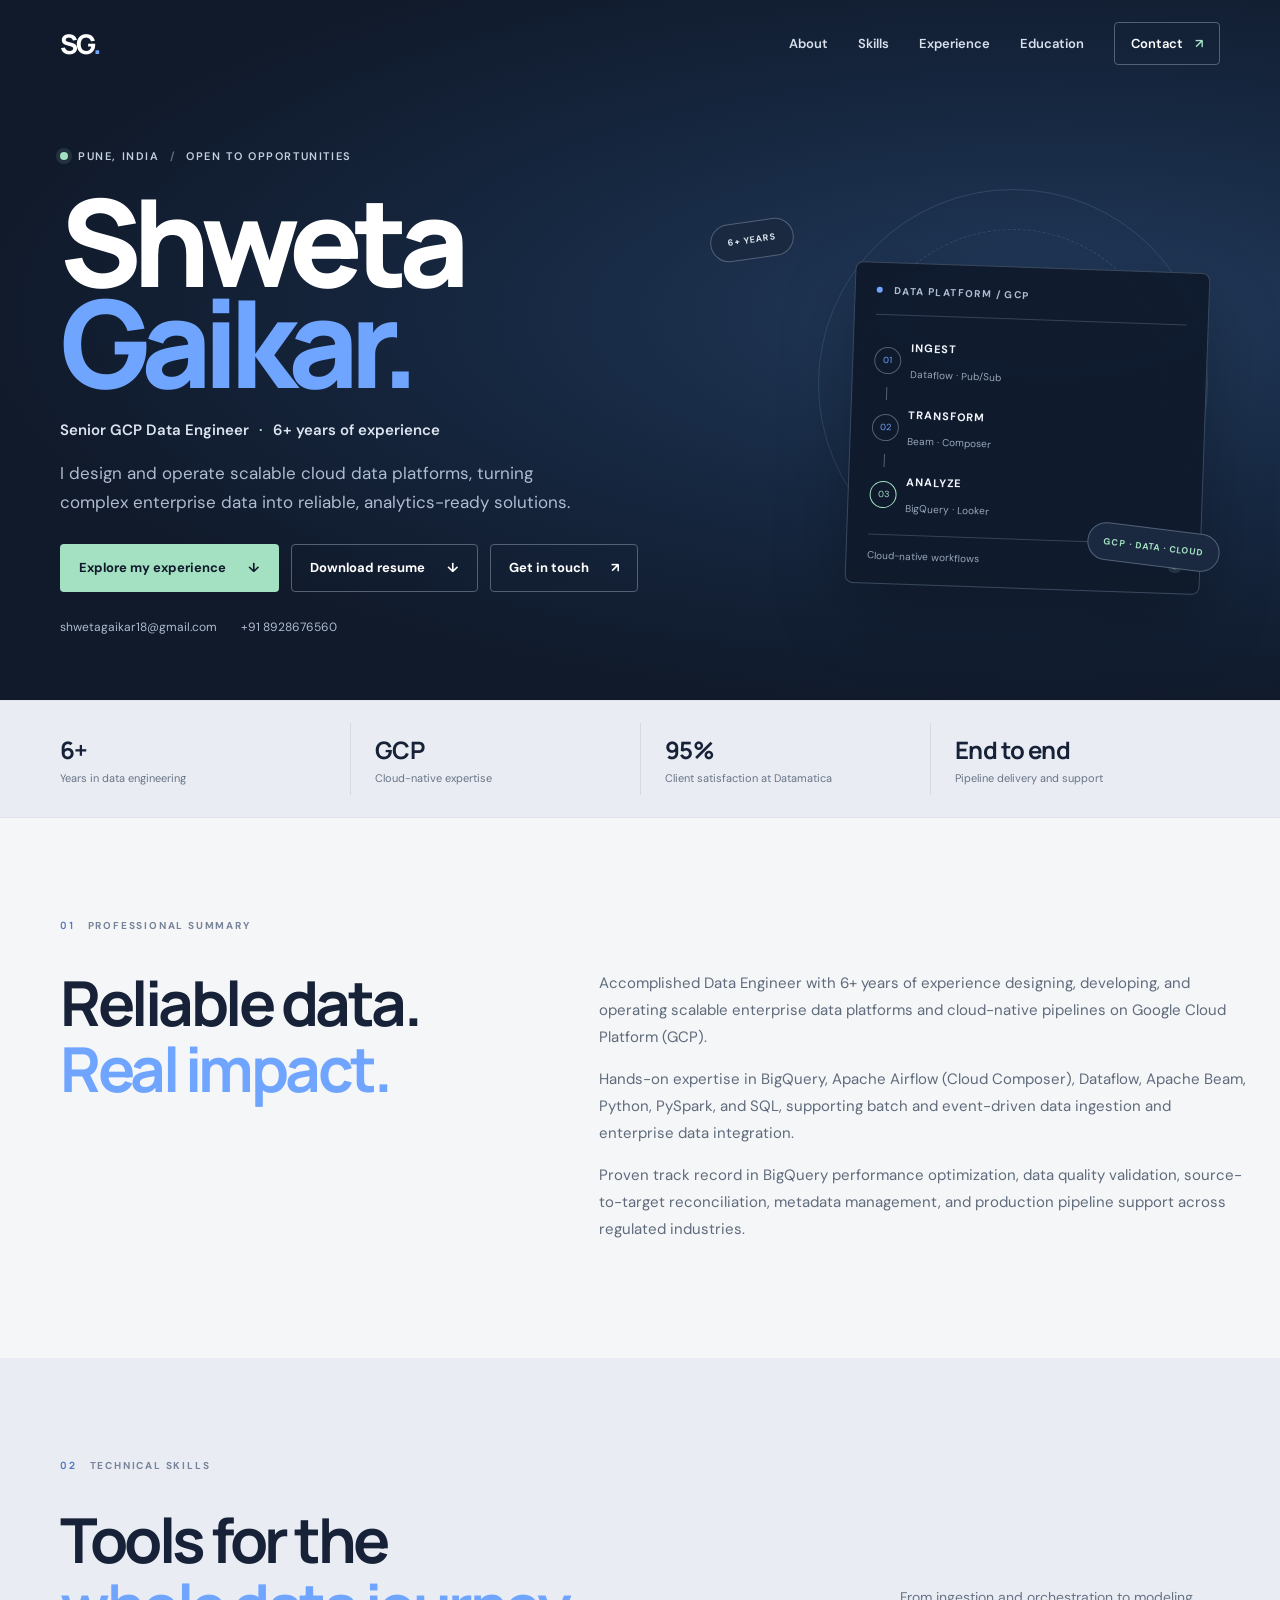
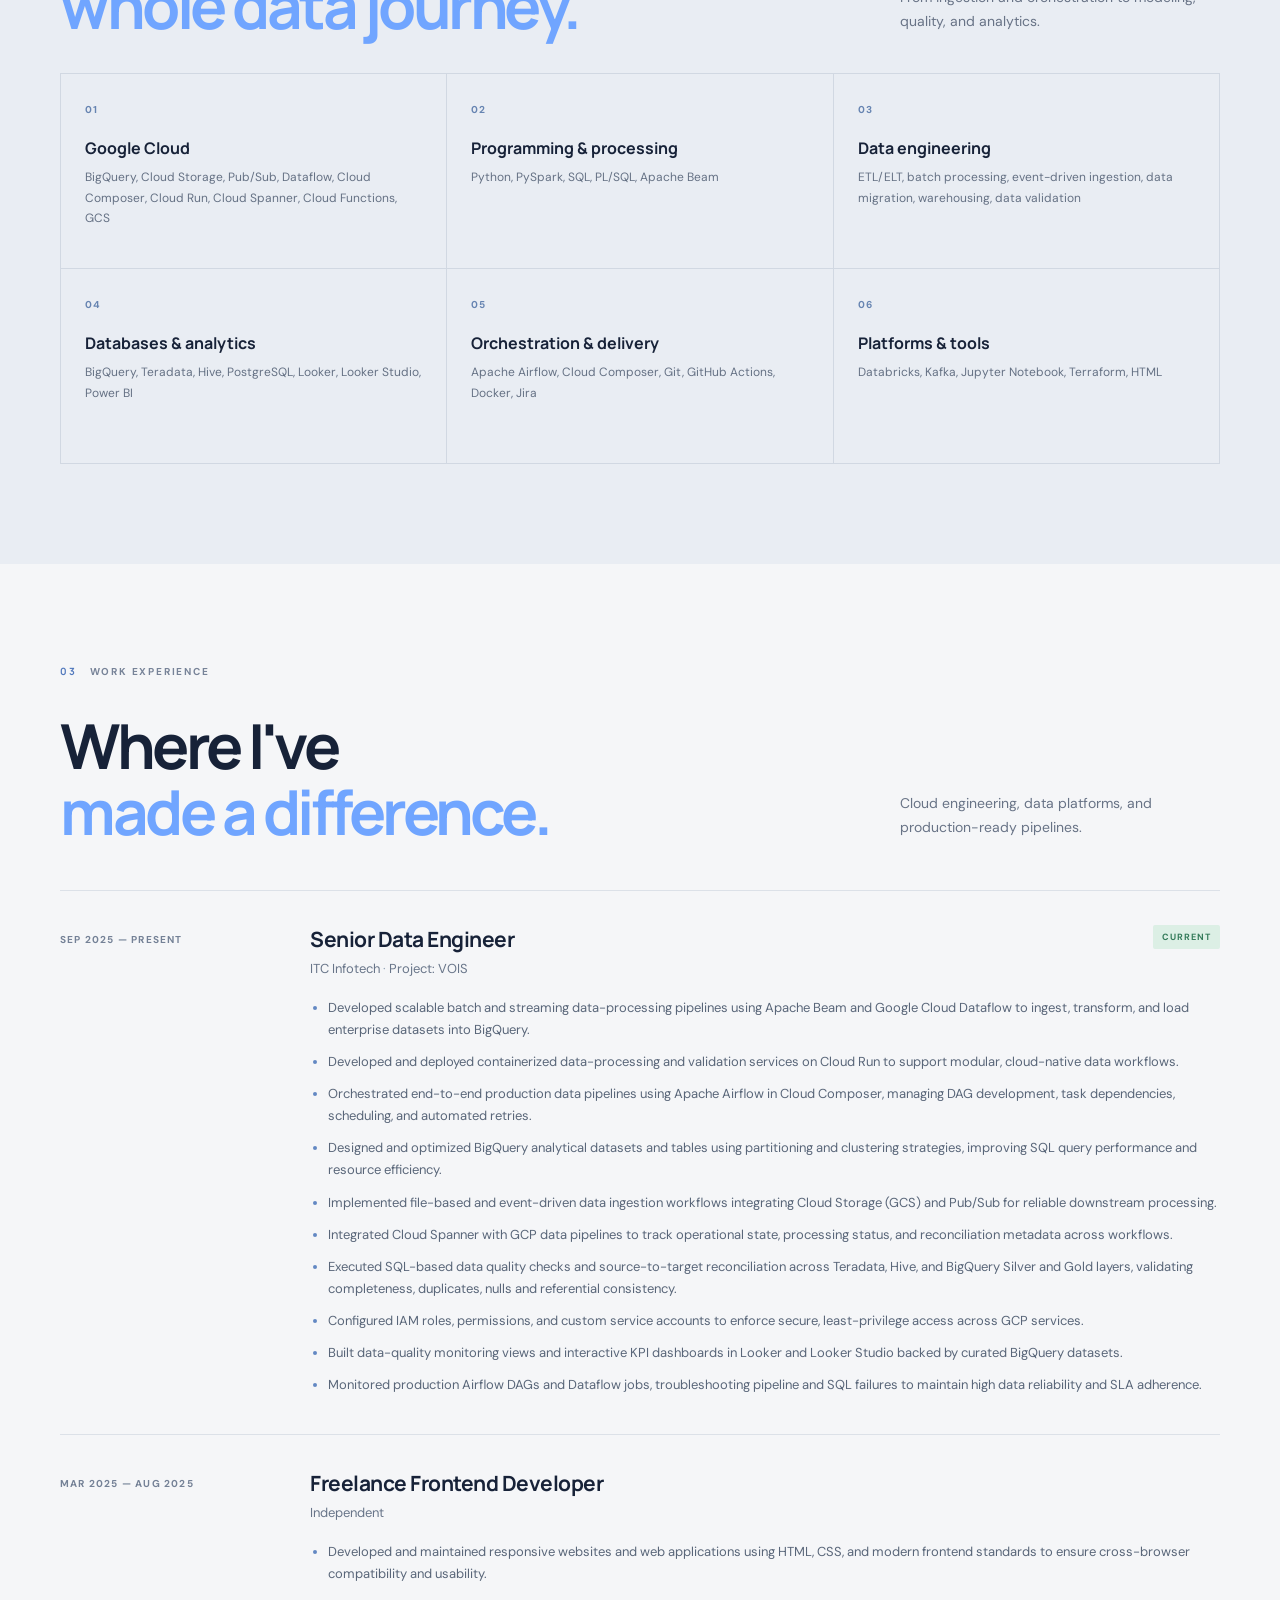
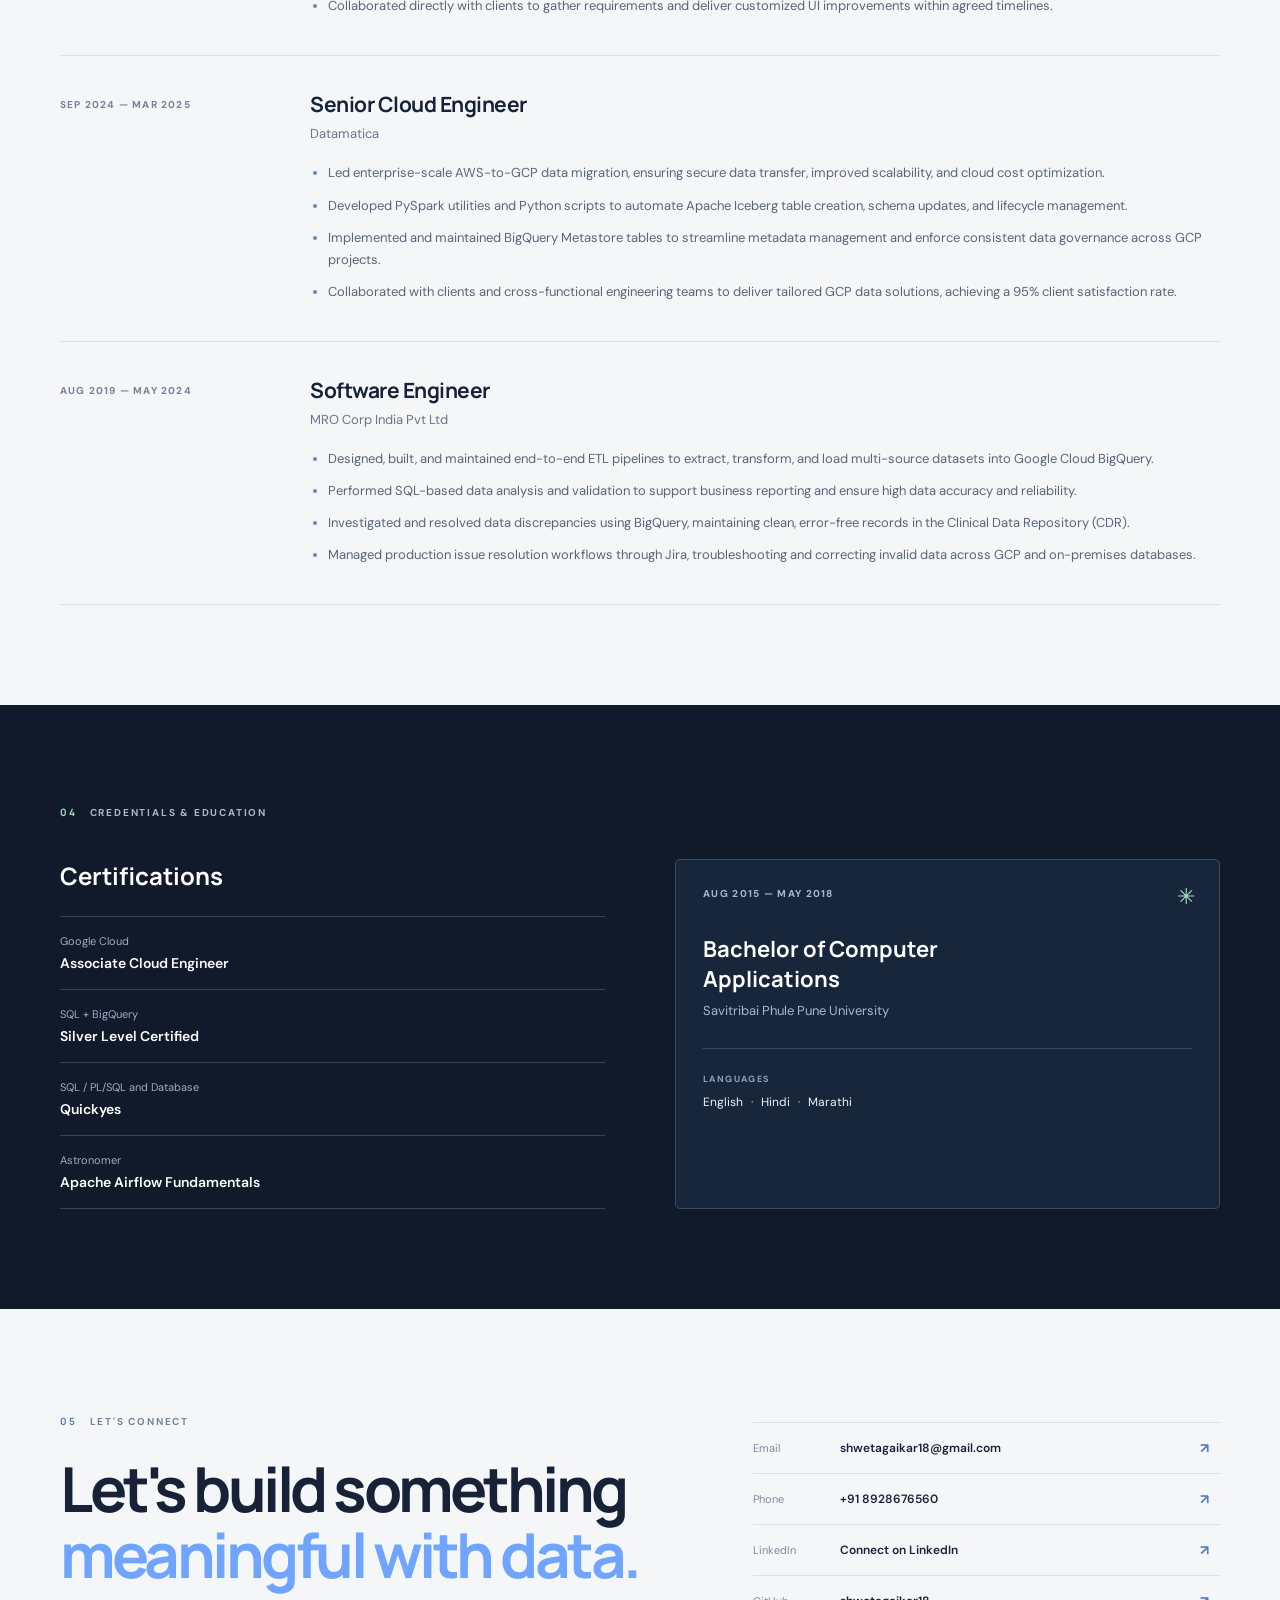
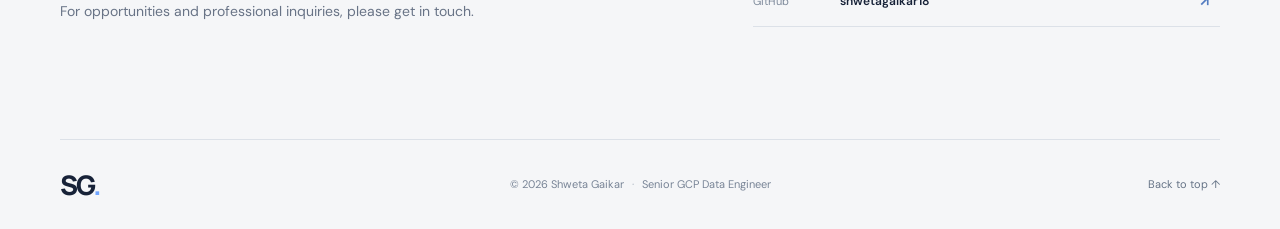
<file: index.html>
<!doctype html>
<html lang="en">
<head>
  <meta charset="UTF-8">
  <meta name="viewport" content="width=device-width, initial-scale=1">
  <meta name="description" content="Shweta Gaikar is a Senior GCP Data Engineer with 6+ years of experience building cloud-native data platforms and pipelines.">
  <meta name="theme-color" content="#101a2b">
  <title>Shweta Gaikar | Senior GCP Data Engineer</title>
  <link rel="preconnect" href="https://fonts.googleapis.com">
  <link rel="preconnect" href="https://fonts.gstatic.com" crossorigin>
  <link href="https://fonts.googleapis.com/css2?family=DM+Sans:wght@400;500;600;700&family=Manrope:wght@500;600;700;800&display=swap" rel="stylesheet">
  <link rel="stylesheet" href="styles.css">
</head>
<body>
  <header class="site-header">
    <nav class="nav shell" aria-label="Main navigation">
      <a class="brand" href="#top" aria-label="Shweta Gaikar, home">SG<span>.</span></a>
      <button class="menu-button" type="button" aria-label="Toggle navigation" aria-expanded="false" aria-controls="nav-links">☰</button>
      <div class="nav-links" id="nav-links">
        <a href="#about">About</a>
        <a href="#skills">Skills</a>
        <a href="#experience">Experience</a>
        <a href="#education">Education</a>
        <a class="nav-cta" href="#contact">Contact <span>↗</span></a>
      </div>
    </nav>
  </header>

  <main id="top">
    <section class="hero shell">
      <div class="hero-copy">
        <p class="eyebrow"><span class="status-dot"></span> Pune, India <span class="eyebrow-divider">/</span> Open to opportunities</p>
        <h1>Shweta<br><em>Gaikar.</em></h1>
        <p class="role">Senior GCP Data Engineer <span>·</span> 6+ years of experience</p>
        <p class="hero-intro">I design and operate scalable cloud data platforms, turning complex enterprise data into reliable, analytics-ready solutions.</p>
        <div class="hero-actions">
          <a class="button button-primary" href="#experience">Explore my experience <span>↓</span></a>
          <a class="button button-outline" href="Shweta_Gaikar_Senior_GCP_Data_Engineer_Resume.pdf" download="Shweta_Gaikar_Senior_GCP_Data_Engineer_Resume.pdf" aria-label="Download Shweta Gaikar resume PDF">Download resume <span>↓</span></a>
          <a class="button button-outline" href="mailto:shwetagaikar18@gmail.com">Get in touch <span>↗</span></a>
        </div>
        <div class="contact-chips" aria-label="Contact information">
          <a href="mailto:shwetagaikar18@gmail.com">shwetagaikar18@gmail.com</a>
          <a href="tel:+918928676560">+91 8928676560</a>
        </div>
      </div>
      <div class="hero-art" aria-hidden="true">
        <div class="orbit orbit-a"></div><div class="orbit orbit-b"></div>
        <div class="data-card">
          <div class="card-head"><span class="card-indicator"></span> DATA PLATFORM / GCP</div>
          <div class="pipeline">
            <div class="pipeline-node"><span>01</span><b>INGEST</b><small>Dataflow · Pub/Sub</small></div>
            <div class="pipeline-line"></div>
            <div class="pipeline-node"><span>02</span><b>TRANSFORM</b><small>Beam · Composer</small></div>
            <div class="pipeline-line"></div>
            <div class="pipeline-node pipeline-highlight"><span>03</span><b>ANALYZE</b><small>BigQuery · Looker</small></div>
          </div>
          <div class="card-foot"><span>Cloud-native workflows</span><span class="live-dot"></span></div>
        </div>
        <div class="orbit-label label-top">6+ YEARS</div>
        <div class="orbit-label label-bottom">GCP · DATA · CLOUD</div>
      </div>
    </section>

    <section class="metrics" aria-label="Career highlights">
      <div class="metrics-inner shell">
        <div><strong>6+</strong><span>Years in data engineering</span></div>
        <div><strong>GCP</strong><span>Cloud-native expertise</span></div>
        <div><strong>95%</strong><span>Client satisfaction at Datamatica</span></div>
        <div><strong>End to end</strong><span>Pipeline delivery and support</span></div>
      </div>
    </section>

    <section class="section shell" id="about">
      <div class="section-label"><span>01</span> PROFESSIONAL SUMMARY</div>
      <div class="about-grid">
        <h2>Reliable data.<br><em>Real impact.</em></h2>
        <div class="about-copy">
          <p>Accomplished Data Engineer with 6+ years of experience designing, developing, and operating scalable enterprise data platforms and cloud-native pipelines on Google Cloud Platform (GCP).</p>
          <p>Hands-on expertise in BigQuery, Apache Airflow (Cloud Composer), Dataflow, Apache Beam, Python, PySpark, and SQL, supporting batch and event-driven data ingestion and enterprise data integration.</p>
          <p>Proven track record in BigQuery performance optimization, data quality validation, source-to-target reconciliation, metadata management, and production pipeline support across regulated industries.</p>
        </div>
      </div>
    </section>

    <section class="skills-section" id="skills">
      <div class="shell section">
        <div class="section-label"><span>02</span> TECHNICAL SKILLS</div>
        <div class="skills-heading"><h2>Tools for the<br><em>whole data journey.</em></h2><p>From ingestion and orchestration to modeling, quality, and analytics.</p></div>
        <div class="skills-grid">
          <article class="skill-card"><span class="skill-number">01</span><h3>Google Cloud</h3><p>BigQuery, Cloud Storage, Pub/Sub, Dataflow, Cloud Composer, Cloud Run, Cloud Spanner, Cloud Functions, GCS</p></article>
          <article class="skill-card"><span class="skill-number">02</span><h3>Programming & processing</h3><p>Python, PySpark, SQL, PL/SQL, Apache Beam</p></article>
          <article class="skill-card"><span class="skill-number">03</span><h3>Data engineering</h3><p>ETL/ELT, batch processing, event-driven ingestion, data migration, warehousing, data validation</p></article>
          <article class="skill-card"><span class="skill-number">04</span><h3>Databases & analytics</h3><p>BigQuery, Teradata, Hive, PostgreSQL, Looker, Looker Studio, Power BI</p></article>
          <article class="skill-card"><span class="skill-number">05</span><h3>Orchestration & delivery</h3><p>Apache Airflow, Cloud Composer, Git, GitHub Actions, Docker, Jira</p></article>
          <article class="skill-card"><span class="skill-number">06</span><h3>Platforms & tools</h3><p>Databricks, Kafka, Jupyter Notebook, Terraform, HTML</p></article>
        </div>
      </div>
    </section>

    <section class="section experience-section shell" id="experience">
      <div class="section-label"><span>03</span> WORK EXPERIENCE</div>
      <div class="experience-heading"><h2>Where I've<br><em>made a difference.</em></h2><p>Cloud engineering, data platforms, and production-ready pipelines.</p></div>
      <div class="timeline">
        <article class="job current-job">
          <div class="job-date">SEP 2025 — PRESENT</div>
          <div class="job-content">
            <div class="job-title"><div><h3>Senior Data Engineer</h3><p class="company">ITC Infotech <span>·</span> Project: VOIS</p></div><span class="current-badge">CURRENT</span></div>
            <ul>
              <li>Developed scalable batch and streaming data-processing pipelines using Apache Beam and Google Cloud Dataflow to ingest, transform, and load enterprise datasets into BigQuery.</li>
              <li>Developed and deployed containerized data-processing and validation services on Cloud Run to support modular, cloud-native data workflows.</li>
              <li>Orchestrated end-to-end production data pipelines using Apache Airflow in Cloud Composer, managing DAG development, task dependencies, scheduling, and automated retries.</li>
              <li>Designed and optimized BigQuery analytical datasets and tables using partitioning and clustering strategies, improving SQL query performance and resource efficiency.</li>
              <li>Implemented file-based and event-driven data ingestion workflows integrating Cloud Storage (GCS) and Pub/Sub for reliable downstream processing.</li>
              <li>Integrated Cloud Spanner with GCP data pipelines to track operational state, processing status, and reconciliation metadata across workflows.</li>
              <li>Executed SQL-based data quality checks and source-to-target reconciliation across Teradata, Hive, and BigQuery Silver and Gold layers, validating completeness, duplicates, nulls and referential consistency.</li>
              <li>Configured IAM roles, permissions, and custom service accounts to enforce secure, least-privilege access across GCP services.</li>
              <li>Built data-quality monitoring views and interactive KPI dashboards in Looker and Looker Studio backed by curated BigQuery datasets.</li>
              <li>Monitored production Airflow DAGs and Dataflow jobs, troubleshooting pipeline and SQL failures to maintain high data reliability and SLA adherence.</li>
            </ul>
          </div>
        </article>

        <article class="job">
          <div class="job-date">MAR 2025 — AUG 2025</div>
          <div class="job-content">
            <div class="job-title"><div><h3>Freelance Frontend Developer</h3><p class="company">Independent</p></div></div>
            <ul>
              <li>Developed and maintained responsive websites and web applications using HTML, CSS, and modern frontend standards to ensure cross-browser compatibility and usability.</li>
              <li>Collaborated directly with clients to gather requirements and deliver customized UI improvements within agreed timelines.</li>
            </ul>
          </div>
        </article>

        <article class="job">
          <div class="job-date">SEP 2024 — MAR 2025</div>
          <div class="job-content">
            <div class="job-title"><div><h3>Senior Cloud Engineer</h3><p class="company">Datamatica</p></div></div>
            <ul>
              <li>Led enterprise-scale AWS-to-GCP data migration, ensuring secure data transfer, improved scalability, and cloud cost optimization.</li>
              <li>Developed PySpark utilities and Python scripts to automate Apache Iceberg table creation, schema updates, and lifecycle management.</li>
              <li>Implemented and maintained BigQuery Metastore tables to streamline metadata management and enforce consistent data governance across GCP projects.</li>
              <li>Collaborated with clients and cross-functional engineering teams to deliver tailored GCP data solutions, achieving a 95% client satisfaction rate.</li>
            </ul>
          </div>
        </article>

        <article class="job">
          <div class="job-date">AUG 2019 — MAY 2024</div>
          <div class="job-content">
            <div class="job-title"><div><h3>Software Engineer</h3><p class="company">MRO Corp India Pvt Ltd</p></div></div>
            <ul>
              <li>Designed, built, and maintained end-to-end ETL pipelines to extract, transform, and load multi-source datasets into Google Cloud BigQuery.</li>
              <li>Performed SQL-based data analysis and validation to support business reporting and ensure high data accuracy and reliability.</li>
              <li>Investigated and resolved data discrepancies using BigQuery, maintaining clean, error-free records in the Clinical Data Repository (CDR).</li>
              <li>Managed production issue resolution workflows through Jira, troubleshooting and correcting invalid data across GCP and on-premises databases.</li>
            </ul>
          </div>
        </article>
      </div>
    </section>

    <section class="credentials-section" id="education">
      <div class="shell section">
        <div class="section-label"><span>04</span> CREDENTIALS & EDUCATION</div>
        <div class="credentials-grid">
          <div>
            <h2>Certifications</h2>
            <ul class="credential-list">
              <li><span>Google Cloud</span><strong>Associate Cloud Engineer</strong></li>
              <li><span>SQL + BigQuery</span><strong>Silver Level Certified</strong></li>
              <li><span>SQL / PL/SQL and Database</span><strong>Quickyes</strong></li>
              <li><span>Astronomer</span><strong>Apache Airflow Fundamentals</strong></li>
            </ul>
          </div>
          <div class="education-card">
            <span class="education-icon">✳</span>
            <p class="card-eyebrow">AUG 2015 — MAY 2018</p>
            <h3>Bachelor of Computer Applications</h3>
            <p>Savitribai Phule Pune University</p>
            <div class="languages"><span>LANGUAGES</span><p>English <i>·</i> Hindi <i>·</i> Marathi</p></div>
          </div>
        </div>
      </div>
    </section>

    <section class="contact-section shell" id="contact">
      <div><div class="section-label"><span>05</span> LET'S CONNECT</div><h2>Let's build something<br><em>meaningful with data.</em></h2><p>For opportunities and professional inquiries, please get in touch.</p></div>
      <div class="contact-links">
        <a href="mailto:shwetagaikar18@gmail.com"><span>Email</span><strong>shwetagaikar18@gmail.com</strong><b>↗</b></a>
        <a href="tel:+918928676560"><span>Phone</span><strong>+91 8928676560</strong><b>↗</b></a>
        <a href="https://www.linkedin.com/" target="_blank" rel="noopener noreferrer"><span>LinkedIn</span><strong>Connect on LinkedIn</strong><b>↗</b></a>
        <a href="https://github.com/shwetagaikar18" target="_blank" rel="noopener noreferrer"><span>GitHub</span><strong>shwetagaikar18</strong><b>↗</b></a>
      </div>
    </section>
  </main>

  <footer class="footer shell"><a class="brand" href="#top">SG<span>.</span></a><p>© 2026 Shweta Gaikar <span>·</span> Senior GCP Data Engineer</p><a href="#top">Back to top ↑</a></footer>
  <script src="script.js"></script>
</body>
</html>
</file>
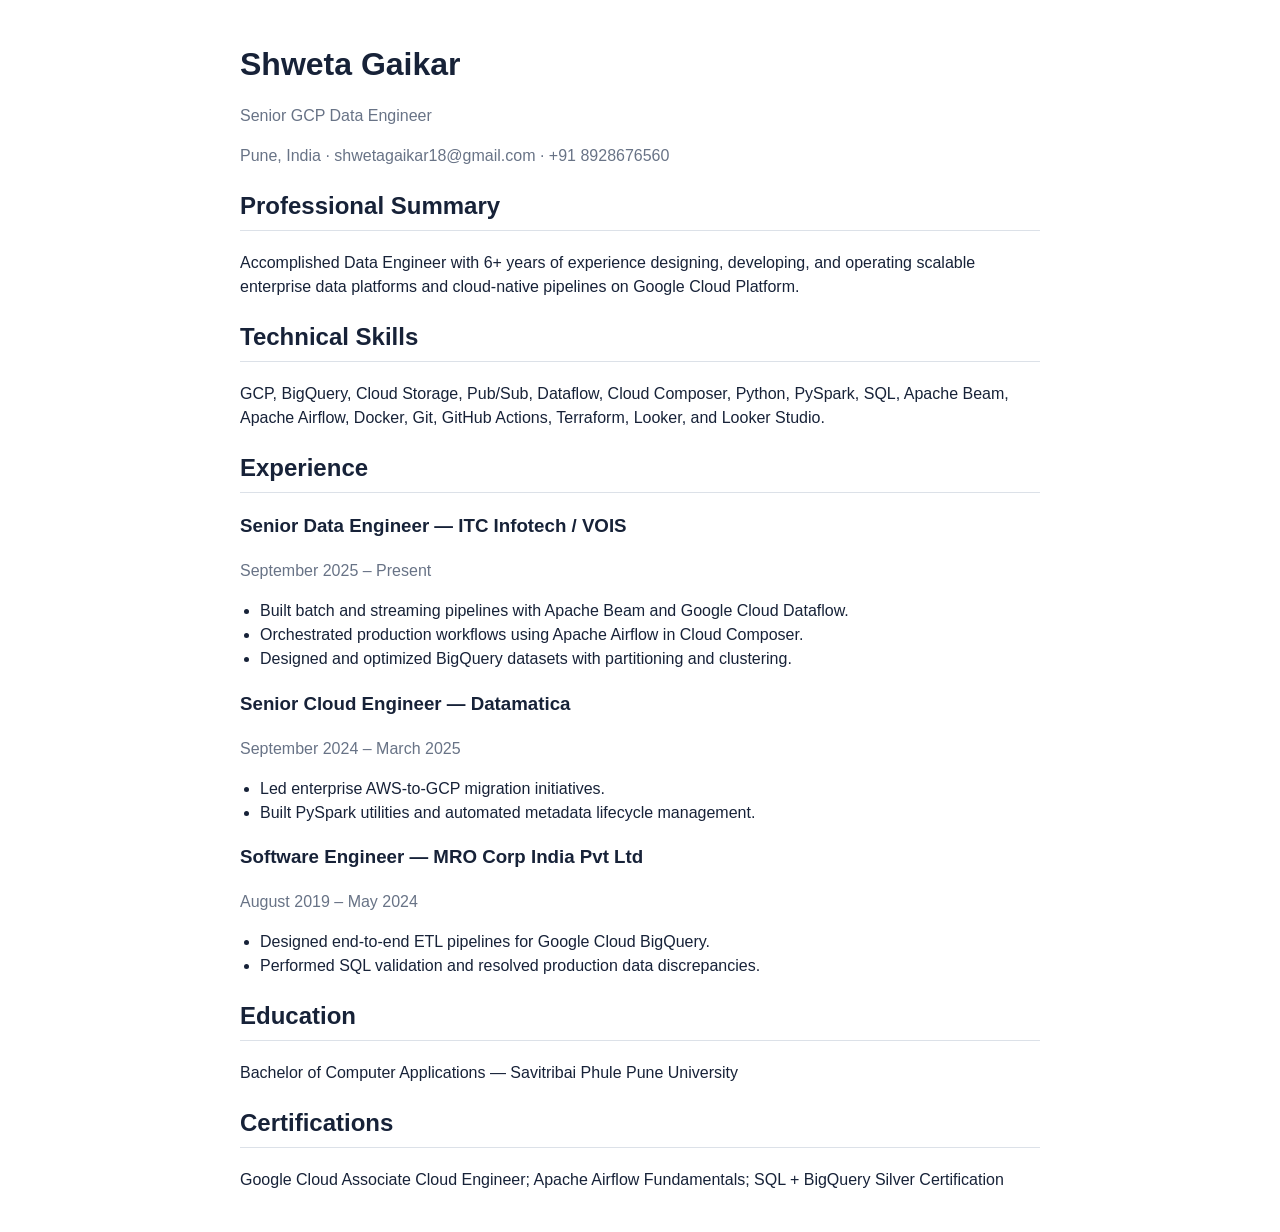
<file: resume.html>
<!doctype html>
<html lang="en">
<head>
  <meta charset="UTF-8">
  <meta name="viewport" content="width=device-width, initial-scale=1">
  <title>Shweta Gaikar - Resume</title>
  <style>
    body { max-width: 800px; margin: 40px auto; color: #172238; font-family: Arial, sans-serif; line-height: 1.5; }
    h1 { margin-bottom: 4px; } h2 { border-bottom: 1px solid #dce1e8; padding-bottom: 6px; }
    .role { color: #687386; } .meta { color: #687386; } ul { padding-left: 20px; }
    @media print { body { margin: 0; } }
  </style>
</head>
<body>
  <h1>Shweta Gaikar</h1>
  <p class="role">Senior GCP Data Engineer</p>
  <p class="meta">Pune, India · shwetagaikar18@gmail.com · +91 8928676560</p>

  <h2>Professional Summary</h2>
  <p>Accomplished Data Engineer with 6+ years of experience designing, developing, and operating scalable enterprise data platforms and cloud-native pipelines on Google Cloud Platform.</p>

  <h2>Technical Skills</h2>
  <p>GCP, BigQuery, Cloud Storage, Pub/Sub, Dataflow, Cloud Composer, Python, PySpark, SQL, Apache Beam, Apache Airflow, Docker, Git, GitHub Actions, Terraform, Looker, and Looker Studio.</p>

  <h2>Experience</h2>
  <h3>Senior Data Engineer — ITC Infotech / VOIS</h3>
  <p class="meta">September 2025 – Present</p>
  <ul>
    <li>Built batch and streaming pipelines with Apache Beam and Google Cloud Dataflow.</li>
    <li>Orchestrated production workflows using Apache Airflow in Cloud Composer.</li>
    <li>Designed and optimized BigQuery datasets with partitioning and clustering.</li>
  </ul>

  <h3>Senior Cloud Engineer — Datamatica</h3>
  <p class="meta">September 2024 – March 2025</p>
  <ul>
    <li>Led enterprise AWS-to-GCP migration initiatives.</li>
    <li>Built PySpark utilities and automated metadata lifecycle management.</li>
  </ul>

  <h3>Software Engineer — MRO Corp India Pvt Ltd</h3>
  <p class="meta">August 2019 – May 2024</p>
  <ul>
    <li>Designed end-to-end ETL pipelines for Google Cloud BigQuery.</li>
    <li>Performed SQL validation and resolved production data discrepancies.</li>
  </ul>

  <h2>Education</h2>
  <p>Bachelor of Computer Applications — Savitribai Phule Pune University</p>

  <h2>Certifications</h2>
  <p>Google Cloud Associate Cloud Engineer; Apache Airflow Fundamentals; SQL + BigQuery Silver Certification</p>
</body>
</html>
</file>
<file: styles.css>
@import url('https://fonts.googleapis.com/css2?family=DM+Sans:wght@400;500;600;700&family=Manrope:wght@500;600;700;800&display=swap');
:root {
  --ink: #172238;
  --navy: #101a2b;
  --navy-soft: #1a2940;
  --paper: #f5f6f8;
  --white: #ffffff;
  --blue: #70a5ff;
  --mint: #a4e1c2;
  --line: #dce1e8;
  --muted: #687386;
}
* { box-sizing: border-box; }
html { scroll-behavior: smooth; scroll-padding-top: 85px; }
body { margin: 0; color: var(--ink); background: var(--paper); font-family: "DM Sans", sans-serif; }
a { color: inherit; text-decoration: none; }
.shell { width: min(1160px, calc(100% - 48px)); margin-inline: auto; }
.site-header { position: absolute; z-index: 20; top: 0; width: 100%; color: white; }
.nav { height: 86px; display: flex; justify-content: space-between; align-items: center; }
.brand { font-family: "Manrope", sans-serif; font-size: 27px; font-weight: 800; letter-spacing: -2px; }
.brand span { color: var(--blue); }
.nav-links { display: flex; align-items: center; gap: 30px; font-size: 13px; font-weight: 600; }
.nav-links a:not(.nav-cta) { color: #d9e0ed; transition: color .2s; }
.nav-links a:hover { color: var(--mint); }
.nav-cta { padding: 12px 16px; border: 1px solid #536176; border-radius: 4px; }
.nav-cta span { padding-left: 9px; color: var(--mint); }
.menu-button { display: none; color: white; border: 0; background: transparent; font-size: 25px; }

.hero { min-height: 700px; position: relative; display: grid; grid-template-columns: 56% 44%; align-items: center; padding-top: 72px; color: white; }
body::before { content: ""; position: absolute; top: 0; left: 0; z-index: -1; width: 100%; height: 700px; background: radial-gradient(ellipse at 82% 45%, #233b5c 0, #172943 34%, var(--navy) 72%); }
.hero-copy { padding: 54px 0 42px; }
.eyebrow { display: flex; align-items: center; gap: 10px; margin: 0 0 27px; color: #c4cfdf; font-size: 11px; font-weight: 600; letter-spacing: 1.6px; text-transform: uppercase; }
.status-dot, .live-dot { width: 8px; height: 8px; display: inline-block; border-radius: 50%; background: var(--mint); box-shadow: 0 0 0 4px rgba(164,225,194,.12); }
.eyebrow-divider { color: #65748c; }
.hero h1 { margin: 0; font-family: "Manrope", sans-serif; font-size: clamp(76px, 9.5vw, 122px); font-weight: 800; line-height: .83; letter-spacing: -9px; }
.hero h1 em, h2 em { color: var(--blue); font-style: normal; }
.role { margin: 28px 0 0; color: #dce4ef; font-size: 15px; font-weight: 600; }.role span { margin: 0 6px; color: var(--mint); }
.hero-intro { max-width: 535px; margin: 19px 0 27px; color: #aebbd0; font-size: 17px; line-height: 1.7; }
.hero-actions { display: flex; gap: 12px; flex-wrap: wrap; }
.button { min-height: 48px; display: inline-flex; align-items: center; justify-content: center; gap: 22px; padding: 0 18px; border: 1px solid transparent; border-radius: 4px; font-size: 13px; font-weight: 700; transition: .2s ease; }
.button:hover { transform: translateY(-2px); }.button-primary { color: var(--navy); background: var(--mint); }.button-primary:hover { background: #c2f0d7; }.button-outline { border-color: #536176; color: white; }.button-outline:hover { border-color: var(--mint); color: var(--mint); }
.contact-chips { display: flex; flex-wrap: wrap; gap: 10px 24px; margin-top: 27px; color: #aebbd0; font-size: 12px; }.contact-chips a:hover { color: var(--mint); }
.hero-art { position: relative; height: 470px; }.orbit { position: absolute; border: 1px solid rgba(147,179,225,.18); border-radius: 50%; }.orbit-a { width: 390px; height: 390px; top: 38px; right: 12px; }.orbit-b { width: 310px; height: 310px; top: 78px; right: 52px; border-style: dashed; }
.data-card { position: absolute; z-index: 2; top: 116px; right: 15px; width: min(355px, 94%); padding: 21px; border: 1px solid #39485e; border-radius: 8px; background: rgba(15,26,43,.92); box-shadow: 0 28px 70px rgba(0,0,0,.26); transform: rotate(2deg); }.card-head { padding-bottom: 17px; border-bottom: 1px solid #344258; color: #aebbd0; font-size: 10px; font-weight: 700; letter-spacing: 1.4px; }.card-indicator { display: inline-block; width: 6px; height: 6px; margin: 0 8px 1px 0; border-radius: 50%; background: var(--blue); }
.pipeline { padding: 18px 0 13px; }.pipeline-node { position: relative; display: grid; grid-template-columns: 36px 1fr; align-items: center; min-height: 54px; }.pipeline-node > span { grid-row: span 2; width: 27px; height: 27px; display: grid; place-items: center; border: 1px solid #526178; border-radius: 50%; color: var(--blue); font-size: 9px; }.pipeline-node b { color: #f0f3f9; font-size: 11px; letter-spacing: 1px; }.pipeline-node small { color: #98a7bc; font-size: 10px; }.pipeline-highlight > span { border-color: var(--mint); color: var(--mint); }.pipeline-line { width: 1px; height: 13px; margin-left: 13px; background: #526178; }.card-foot { display: flex; align-items: center; justify-content: space-between; padding-top: 14px; border-top: 1px solid #344258; color: #98a7bc; font-size: 10px; }.live-dot { width: 7px; height: 7px; }
.orbit-label { position: absolute; z-index: 3; display: grid; place-items: center; border: 1px solid #526178; border-radius: 30px; background: #1a2940; color: #dce4ef; font-size: 9px; font-weight: 700; letter-spacing: 1px; }.label-top { top: 70px; left: 0; padding: 12px 16px; transform: rotate(-8deg); }.label-bottom { right: 0; bottom: 55px; padding: 12px 15px; color: var(--mint); transform: rotate(7deg); }

.metrics { background: #e9edf3; border-top: 1px solid #dfe4eb; border-bottom: 1px solid #dfe4eb; }.metrics-inner { min-height: 116px; display: grid; grid-template-columns: repeat(4, 1fr); align-items: center; }.metrics-inner div { display: flex; flex-direction: column; gap: 5px; padding: 10px 24px; border-left: 1px solid #d3dae4; }.metrics-inner div:first-child { padding-left: 0; border-left: 0; }.metrics-inner strong { font-family: "Manrope", sans-serif; font-size: 24px; letter-spacing: -.7px; }.metrics-inner span { color: var(--muted); font-size: 11px; }
.section { padding-top: 100px; padding-bottom: 100px; }.section-label { display: flex; align-items: center; gap: 13px; color: #778398; font-size: 10px; font-weight: 700; letter-spacing: 1.8px; }.section-label span { color: #5279bd; font-family: "Manrope"; }
.about-grid { display: grid; grid-template-columns: 43% 57%; gap: 40px; margin-top: 38px; }.about-grid h2, .skills-heading h2, .experience-heading h2, .contact-section h2 { margin: 0; font-family: "Manrope", sans-serif; font-size: clamp(43px, 5vw, 62px); line-height: 1.06; letter-spacing: -3.5px; }.about-copy { max-width: 650px; }.about-copy p { margin: 0 0 15px; color: #5f6b7c; font-size: 15px; line-height: 1.8; }

.skills-section { background: #e9edf3; }.skills-heading, .experience-heading { display: flex; align-items: end; justify-content: space-between; gap: 30px; margin: 35px 0 35px; }.skills-heading > p, .experience-heading > p { max-width: 320px; margin: 0 0 5px; color: var(--muted); font-size: 14px; line-height: 1.7; }.skills-grid { display: grid; grid-template-columns: repeat(3, 1fr); border-top: 1px solid #d1d8e2; border-left: 1px solid #d1d8e2; }.skill-card { min-height: 195px; padding: 23px 24px; border-right: 1px solid #d1d8e2; border-bottom: 1px solid #d1d8e2; }.skill-number { color: #6684b1; font-size: 10px; font-weight: 700; letter-spacing: 1px; }.skill-card h3 { margin: 19px 0 8px; font-family: "Manrope"; font-size: 16px; }.skill-card p { margin: 0; color: #657184; font-size: 12px; line-height: 1.7; }

.experience-heading { margin-bottom: 45px; }.timeline { border-top: 1px solid var(--line); }.job { display: grid; grid-template-columns: 220px 1fr; gap: 30px; padding: 34px 0 38px; border-bottom: 1px solid var(--line); }.job-date { padding-top: 8px; color: #748196; font-size: 10px; font-weight: 700; letter-spacing: 1.2px; }.job-title { display: flex; align-items: start; justify-content: space-between; gap: 20px; }.job-title h3 { margin: 0; font-family: "Manrope"; font-size: 21px; letter-spacing: -.5px; }.company { margin: 7px 0 0; color: #687589; font-size: 13px; }.company span { color: #93a2b5; }.current-badge { padding: 6px 9px; border-radius: 2px; background: #dcefe5; color: #347b5a; font-size: 9px; font-weight: 700; letter-spacing: 1px; }.job ul { display: grid; gap: 10px; margin: 20px 0 0; padding-left: 18px; color: #596679; font-size: 13px; line-height: 1.7; }.job li::marker { color: #6388c3; }

.credentials-section { background: var(--navy); color: white; }.credentials-section .section-label { color: #aab8cc; }.credentials-section .section-label span { color: var(--mint); }.credentials-grid { display: grid; grid-template-columns: 1fr 1fr; gap: 70px; margin-top: 40px; }.credentials-grid h2 { margin: 0 0 24px; font-family: "Manrope"; font-size: 24px; }.credential-list { margin: 0; padding: 0; list-style: none; border-top: 1px solid #35445a; }.credential-list li { display: flex; flex-direction: column; gap: 6px; padding: 17px 0; border-bottom: 1px solid #35445a; }.credential-list li span { color: #9eacc0; font-size: 11px; }.credential-list li strong { font-size: 14px; font-weight: 600; }.education-card { position: relative; min-height: 260px; padding: 27px; border: 1px solid #3c4b60; border-radius: 5px; background: #17263b; }.education-icon { position: absolute; top: 22px; right: 24px; color: var(--mint); font-size: 22px; }.card-eyebrow { margin: 0 0 34px; color: #aab8cc; font-size: 10px; font-weight: 700; letter-spacing: 1.3px; }.education-card h3 { max-width: 320px; margin: 0 0 8px; font-family: "Manrope"; font-size: 22px; }.education-card > p:not(.card-eyebrow) { margin: 0; color: #acb8ca; font-size: 13px; }.languages { margin-top: 29px; padding-top: 17px; border-top: 1px solid #3c4b60; }.languages span { color: #92a2b9; font-size: 9px; font-weight: 700; letter-spacing: 1.4px; }.languages p { margin: 7px 0 0; color: #edf2f8; font-size: 12px; }.languages i { padding: 0 5px; color: var(--mint); font-style: normal; }

.contact-section { display: grid; grid-template-columns: 1fr .75fr; gap: 70px; align-items: center; padding-top: 105px; padding-bottom: 105px; }.contact-section h2 { margin-top: 28px; }.contact-section > div:first-child > p:last-child { color: var(--muted); font-size: 14px; }.contact-links { border-top: 1px solid var(--line); }.contact-links a { display: grid; grid-template-columns: 75px 1fr 20px; align-items: center; gap: 12px; padding: 16px 0; border-bottom: 1px solid var(--line); }.contact-links a > span { color: #7d899a; font-size: 11px; }.contact-links strong { overflow-wrap: anywhere; font-size: 12px; font-weight: 600; }.contact-links b { color: #557ec2; font-size: 14px; }.contact-links a:hover strong { color: #557ec2; }
.footer { min-height: 90px; display: grid; grid-template-columns: 1fr 2fr 1fr; align-items: center; border-top: 1px solid var(--line); }.footer p { text-align: center; color: #788496; font-size: 11px; }.footer p span { padding: 0 5px; color: #a6b0bd; }.footer > a:last-child { justify-self: end; color: #667487; font-size: 11px; }
:focus-visible { outline: 3px solid #588ee3; outline-offset: 3px; }
@media (prefers-reduced-motion: reduce) { html { scroll-behavior: auto; } *, *::before, *::after { animation-duration: .01ms !important; transition-duration: .01ms !important; } }
@media (max-width: 850px) {
  .shell { width: calc(100% - 38px); }.nav { height: 74px; }.menu-button { display: block; }.nav-links { display: none; position: absolute; top: 65px; left: 19px; right: 19px; flex-direction: column; align-items: stretch; gap: 0; padding: 10px; border: 1px solid #39485e; border-radius: 5px; background: #17263b; }.nav-links.open { display: flex; }.nav-links a { padding: 13px; }.nav-links .nav-cta { margin-top: 5px; }
  .hero { min-height: auto; grid-template-columns: 1fr; padding-top: 130px; }.hero-copy { padding: 25px 0 0; }.hero h1 { font-size: clamp(75px, 16vw, 110px); }.hero-art { width: min(500px, 100%); height: 430px; margin: 0 auto; }.orbit-a { right: 30px; }.orbit-b { right: 70px; }.data-card { right: 32px; }.label-top { left: 25px; }
  .metrics-inner { grid-template-columns: repeat(2, 1fr); padding: 12px 0; }.metrics-inner div { min-height: 70px; padding-left: 18px; }.metrics-inner div:nth-child(odd) { border-left: 0; padding-left: 0; }.about-grid { grid-template-columns: 1fr; gap: 25px; }.skills-grid { grid-template-columns: repeat(2, 1fr); }.job { grid-template-columns: 150px 1fr; gap: 20px; }.credentials-grid { gap: 30px; }.contact-section { grid-template-columns: 1fr; gap: 35px; }
}
@media (max-width: 560px) {
  .shell { width: calc(100% - 32px); }.hero { padding-top: 115px; }.eyebrow { flex-wrap: wrap; font-size: 9px; letter-spacing: 1.2px; }.hero h1 { font-size: 70px; letter-spacing: -6px; }.role { font-size: 13px; }.hero-intro { font-size: 15px; }.hero-art { height: 365px; }.orbit-a { width: 300px; height: 300px; top: 34px; right: 9px; }.orbit-b { width: 240px; height: 240px; top: 64px; right: 39px; }.data-card { top: 75px; right: 4px; width: 300px; padding: 17px; }.label-top { top: 24px; left: 0; }.label-bottom { bottom: 22px; right: 0; }
  .metrics-inner strong { font-size: 20px; }.metrics-inner span { max-width: 140px; font-size: 10px; }.section { padding-top: 74px; padding-bottom: 74px; }.about-grid h2, .skills-heading h2, .experience-heading h2, .contact-section h2 { font-size: 42px; letter-spacing: -2.5px; }.skills-heading, .experience-heading { align-items: flex-start; flex-direction: column; gap: 15px; }.skills-grid { grid-template-columns: 1fr; }.skill-card { min-height: 155px; }.job { grid-template-columns: 1fr; gap: 10px; padding: 26px 0; }.job-date { padding-top: 0; }.job-title h3 { font-size: 18px; }.job ul { font-size: 12px; }.credentials-grid { grid-template-columns: 1fr; }.credentials-grid h2 { font-size: 21px; }.contact-section { padding-top: 78px; padding-bottom: 78px; }.contact-links a { grid-template-columns: 55px 1fr 16px; gap: 7px; }.contact-links strong { font-size: 11px; }.footer { min-height: 82px; grid-template-columns: auto 1fr; gap: 8px; }.footer p { text-align: right; font-size: 9px; }.footer > a:last-child { display: none; }
}
</file>
